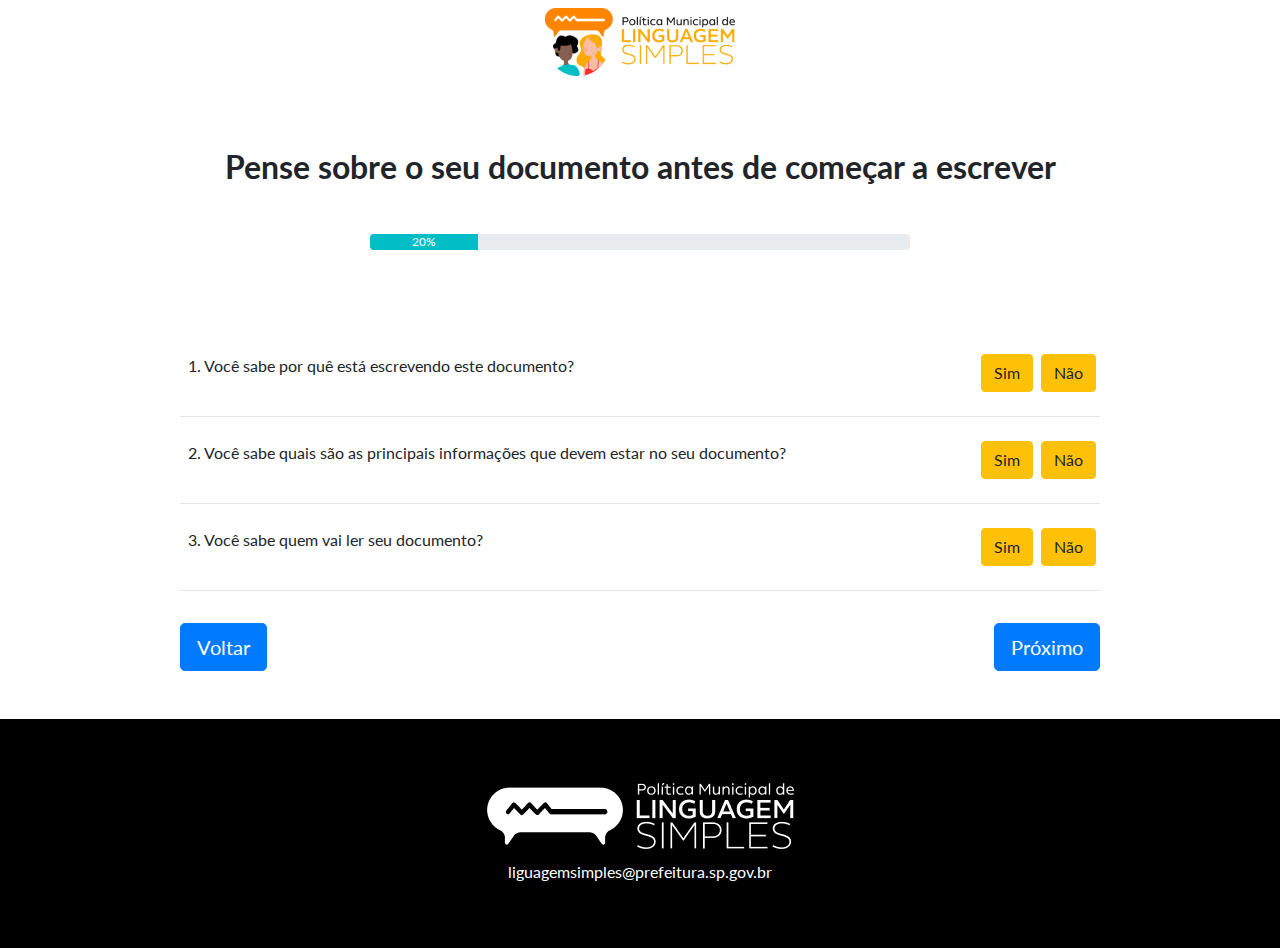
<file: index.html>
<!DOCTYPE html>
<html lang="en">

<head>

  <meta charset="utf-8">
  <meta name="viewport" content="width=device-width, initial-scale=1, shrink-to-fit=no">
  <meta name="description" content="">
  <meta name="author" content="">

  <title>Landing Page - Start Bootstrap Theme</title>

  <!-- Bootstrap core CSS -->
  <link href="vendor/bootstrap/css/bootstrap.min.css" rel="stylesheet">

  <!-- Custom fonts for this template -->
  <link href="vendor/fontawesome-free/css/all.min.css" rel="stylesheet">
  <link href="vendor/simple-line-icons/css/simple-line-icons.css" rel="stylesheet" type="text/css">
  <link href="https://fonts.googleapis.com/css?family=Lato:300,400,700,300italic,400italic,700italic" rel="stylesheet" type="text/css">

  <!-- Custom styles for this template -->
  <link href="css/landing-page.min.css" rel="stylesheet">

</head>

<body>

  <!-- Navigation -->
  <nav class="navbar navbar-light static-top">
    <div class="container">
      <img src="img/logo_menu.png" class="mx-auto d-block" alt=""> 
    </div>
  </nav>

  <!-- Título + Barra de progresso -->
  <div class="jumbotron bg-white">
    <div class="row">
  <div class="col-xl-9 mx-auto">
      <h2 class="mb-5 text-center">Pense sobre o seu documento antes de começar a escrever</h2>
    </div>
  </div>

  <!-- Progress Bar -->
  <div class="container">
      <div class="row">
      <div class="col-3"></div> 
      <div class="col-6">
      <div class="col-3"></div> 
        <div class="progress">
          <div class="progress-bar" role="progressbar" style="width: 20%;background-color: #00BDC6" aria-valuenow="20" aria-valuemin="0" aria-valuemax="100">20%</div>
        </div>
      </div>
      </div>
    </div>

  </div> 

  <!-- Questionário -->
  <div class="container">
    <div class="row">
      
      <!--Primeira pergunta -->
      <div class="col-10 mx-auto">
          <div class="d-flex">
              <div class="mr-auto p-2">1. Você sabe por quê está escrevendo este documento?</div>
              <div class="p-0">
                  <button type="button" class="m-1 my-2 btn btn-warning" data-toggle="collapse"  href="#quest1sim" aria-expand="false" aria-controls="quest1sim">Sim</button>
              </div>
              <div class="p-0">
                  <button type="button" class="m-1 my-2 btn btn-warning" data-toggle="collapse" href="#quest1nao" aria-expand="false" aria-controls="quest1nao">Não</button>
              </div>
            </div>
            <div id="quest1">
              <div class="collapse" id="quest1sim" data-parent="#quest1">
                  <div class="card card-body alert-success">
                    Tenha sempre em mente os motivos que te levaram a escrever esse documento e seus objetivos.
                    Isso vai te ajudar na hora de escrever e revisar o documento.                    
                  </div>
              </div>
              <div class="collapse" id="quest1nao" data-parent="#quest1">
                  <div class="card card-body alert-danger">
                    Oportunidade para melhorar:

                    Faça uma lista com os motivos que te levaram a escrever o documento e os objetivos que quer alcançar com ele.                                          
                  </div>
              </div>
          </div>
            
            <hr>
      </div>

      <!-- Segunda Pergunta -->
      <div class="col-10 mx-auto">
          <div class="d-flex">
              <div class="mr-auto p-2">2. Você sabe quais são as principais informações que devem estar no seu documento?</div>
              <div class="p-0">
                  <button type="button" class="m-1 my-2 btn btn-warning" data-toggle="collapse"  href="#quest2sim" aria-expand="false" aria-controls="quest2sim">Sim</button>
              </div>
              <div class="p-0">
                  <button type="button" class="m-1 my-2 btn btn-warning" data-toggle="collapse" href="#quest2nao" aria-expand="false" aria-controls="quest2nao">Não</button>
              </div>
            </div>
            <div id="quest2">
              <div class="collapse" id="quest2sim" data-parent="#quest2">
                  <div class="card card-body alert-success">
                    Ótimo.

                    Saiba quais são as informações mais importantes do seu documento e destaque  o conteúdo.                     
                  </div>
              </div>
              <div class="collapse" id="quest2nao" data-parent="#quest2">
                  <div class="card card-body alert-danger">
                    Oportunidade para melhorar:

                    Faça uma lista e priorize as informações que precisam estar no seu documento.
                    
                    Releia o texto e garanta que todos os itens acima estão presentes no seu documento                                          
                  </div>
              </div>
          </div>
            
            <hr>
      </div>
 
      <!-- Terceira Pergunta -->
      <div class="col-10 mx-auto">
          <div class="d-flex">
              <div class="mr-auto p-2">3. Você sabe quem vai ler seu documento?</div>
              <div class="p-0">
                  <button type="button" class="m-1 my-2 btn btn-warning" data-toggle="collapse"  href="#quest3sim" aria-expand="false" aria-controls="quest3sim">Sim</button>
              </div>
              <div class="p-0">
                  <button type="button" class="m-1 my-2 btn btn-warning" data-toggle="collapse" href="#quest3nao" aria-expand="false" aria-controls="quest3nao">Não</button>
              </div>
            </div>
            <div id="quest3">
              <div class="collapse teste1" id="quest3sim" data-parent="#quest3">
                  <div class="card card-body alert-success">
                    Ótimo.

                    Saiba quem é o seu público-alvo para você poder adaptar o conteúdo do seu documento para ele(a) entender                     
                  </div>
              </div>
              <div class="collapse teste2" id="quest3nao" data-parent="#quest3">
                  <div class="card card-body alert-danger">
                    Oportunidade para melhorar:

                    Liste todos(as) os(as) possíveis leitores(as) do seu documento.
                    
                    Se coloque no lugar do seu público-alvo e veja se o conteúdo e o texto estão adequados.                                          
                  </div>
              </div>
          </div>
            
            <hr>
      </div>
      
      <!-- Botões voltar e próximo-->
      <div class="col-10 mx-auto mt-3 mb-5">
        <div class="d-flex">
          <div class="mr-auto">
            <button type="button" class="btn btn-primary btn-lg" >Voltar</button>
          </div>
          <div>
            <button type="button" class="btn btn-primary btn-lg" onclick="location.href= 'https://marcusnmoreira.github.io/marcusnmoreira/pagina2.html'">Próximo</button>
          </div>
        </div>
      </div>

    </div>
  </div>



  <!-- Footer -->
  <footer class="footer" style="background-color: black">
    <div class="container">
      <div class="row mx-auto">
        <div class="col-lg-6 h-100 text-center text-lg-left my-auto mx-auto">
          <img src="img/logo_rodape.png" class="mx-auto d-block" alt="">
          <p class="text-white text-center mb-lg-0">liguagemsimples@prefeitura.sp.gov.br</p>
        </div>
        
      </div>
    </div>
  </footer>

  <!-- Bootstrap core JavaScript -->
  <script src="vendor/jquery/jquery.min.js"></script>
  <script src="vendor/bootstrap/js/bootstrap.bundle.min.js"></script>

</body>

</html>
</file>
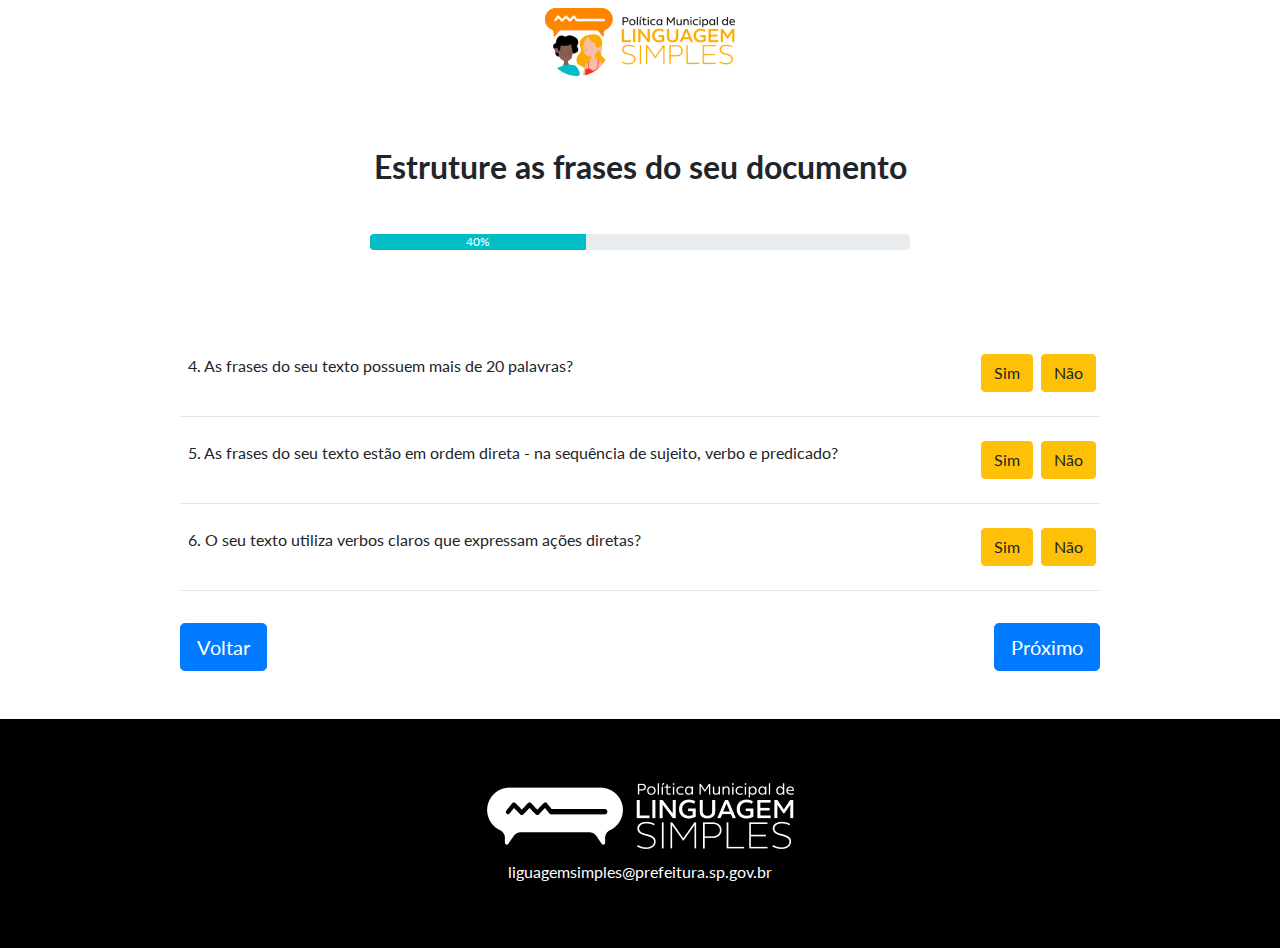
<file: pagina2.html>
<!DOCTYPE html>
<html lang="en">

<head>

  <meta charset="utf-8">
  <meta name="viewport" content="width=device-width, initial-scale=1, shrink-to-fit=no">
  <meta name="description" content="">
  <meta name="author" content="">

  <title>Landing Page - Start Bootstrap Theme</title>

  <!-- Bootstrap core CSS -->
  <link href="vendor/bootstrap/css/bootstrap.min.css" rel="stylesheet">

  <!-- Custom fonts for this template -->
  <link href="vendor/fontawesome-free/css/all.min.css" rel="stylesheet">
  <link href="vendor/simple-line-icons/css/simple-line-icons.css" rel="stylesheet" type="text/css">
  <link href="https://fonts.googleapis.com/css?family=Lato:300,400,700,300italic,400italic,700italic" rel="stylesheet" type="text/css">

  <!-- Custom styles for this template -->
  <link href="css/landing-page.min.css" rel="stylesheet">

</head>

<body>

  <!-- Navigation -->
  <nav class="navbar navbar-light static-top">
    <div class="container">
      <img src="img/logo_menu.png" class="mx-auto d-block" alt=""> 
    </div>
  </nav>

  <!-- Título + Barra de progresso -->
  <div class="jumbotron bg-white">
    <div class="row">
  <div class="col-xl-9 mx-auto">
      <h2 class="mb-5 text-center">Estruture as frases do seu documento</h2>
    </div>
  </div>

  <!-- Progress Bar -->
  <div class="container">
      <div class="row">
      <div class="col-3"></div> 
      <div class="col-6">
      <div class="col-3"></div> 
        <div class="progress">
          <div class="progress-bar" role="progressbar" style="width: 40%;background-color: #00BDC6" aria-valuenow="40" aria-valuemin="0" aria-valuemax="100">40%</div>
        </div>
      </div>
      </div>
    </div>

  </div> 

  <!-- Questionário -->
  <div class="container">
    <div class="row">
      
      <!--Primeira pergunta -->
      <div class="col-10 mx-auto">
          <div class="d-flex">
              <div class="mr-auto p-2">4. As frases do seu texto possuem mais de 20 palavras?</div>
              <div class="p-0">
                  <button type="button" class="m-1 my-2 btn btn-warning" data-toggle="collapse"  href="#quest1sim" aria-expand="false" aria-controls="quest1sim">Sim</button>
              </div>
              <div class="p-0">
                  <button type="button" class="m-1 my-2 btn btn-warning" data-toggle="collapse" href="#quest1nao" aria-expand="false" aria-controls="quest1nao">Não</button>
              </div>
            </div>
            <div id="quest1">
              <div class="collapse" id="quest1sim" data-parent="#quest1">
                  <div class="card card-body alert-danger">
                    Oportunidade para melhorar:
                    Tente reduzir o número de palavras.
                    Frases com menos de 20 palavras são mais fáceis de entender, pois a informação está mais direta.
                    Dica: Revise a pontuação do seu texto e procurei deixar uma ideia por frase.
                  </div>
              </div>
              <div class="collapse" id="quest1nao" data-parent="#quest1">
                  <div class="card card-body alert-success">
                    Ótimo.
                    Frases com menos de 20 palavras são mais fáceis de entender, pois a informação está mais direta.
                  </div>
              </div>
          </div>
            
            <hr>
      </div>

      <!-- Segunda Pergunta -->
      <div class="col-10 mx-auto">
          <div class="d-flex">
              <div class="mr-auto p-2">5. As frases do seu texto estão em ordem direta - na sequência de sujeito, verbo e predicado?</div>
              <div class="p-0">
                  <button type="button" class="m-1 my-2 btn btn-warning" data-toggle="collapse"  href="#quest2sim" aria-expand="false" aria-controls="quest2sim">Sim</button>
              </div>
              <div class="p-0">
                  <button type="button" class="m-1 my-2 btn btn-warning" data-toggle="collapse" href="#quest2nao" aria-expand="false" aria-controls="quest2nao">Não</button>
              </div>
            </div>
            <div id="quest2">
              <div class="collapse" id="quest2sim" data-parent="#quest2">
                  <div class="card card-body alert-success">
                    Ótimo. Frases em ordem direta são mais fáceis de entender, pois apresentam uma ordem lógica de informações e deixam claro os responsáveis pela ação.
                  </div>
              </div>
              <div class="collapse" id="quest2nao" data-parent="#quest2">
                  <div class="card card-body alert-danger">
                    Oportunidade para melhorar: Tente alterar a estrutura da frase. Exemplo - Substitua “Ontem, o parceiro escreveu o documento” por  “O parceiro escreveu o documento ontem”, colocando na ordem (sujeito, verbo, predicado). Frases em ordem direta são mais fáceis de entender, pois apresentam uma ordem lógica de informações  e deixam claro os responsáveis pela ação.                                          
                  </div>
              </div>
          </div>
            
            <hr>
      </div>
 
      <!-- Terceira Pergunta -->
      <div class="col-10 mx-auto">
          <div class="d-flex">
              <div class="mr-auto p-2">6. O seu texto utiliza verbos claros que expressam ações diretas?</div>
              <div class="p-0">
                  <button type="button" class="m-1 my-2 btn btn-warning" data-toggle="collapse"  href="#quest3sim" aria-expand="false" aria-controls="quest3sim">Sim</button>
              </div>
              <div class="p-0">
                  <button type="button" class="m-1 my-2 btn btn-warning" data-toggle="collapse" href="#quest3nao" aria-expand="false" aria-controls="quest3nao">Não</button>
              </div>
            </div>
            <div id="quest3">
              <div class="collapse teste1" id="quest3sim" data-parent="#quest3">
                  <div class="card card-body alert-success">
                    Ótimo. Verbos na ação direta deixam a ação que deve ser feita mais clara.

                  </div>
              </div>
              <div class="collapse teste2" id="quest3nao" data-parent="#quest3">
                  <div class="card card-body alert-danger">
                    Oportunidade para melhorar: Se a sua intenção é que o leitor faça alguma ação, substitua por um verbo de ação direta. Substitua “compartilhar” por “compartilhe”, e “divulgar” por “divulgue”. Verbos na ação direta deixam a ação que deve ser feita mais clara.
                  </div>
              </div>
          </div>
            
            <hr>
      </div>
      
      <!-- Botões voltar e próximo-->
      <div class="col-10 mx-auto mt-3 mb-5">
        <div class="d-flex">
          <div class="mr-auto">
            <button type="button" class="btn btn-primary btn-lg" onclick="location.href= 'https://marcusnmoreira.github.io/marcusnmoreira/'">Voltar</button>
          </div>
          <div>
            <button type="button" class="btn btn-primary btn-lg" onclick="location.href= 'https://marcusnmoreira.github.io/marcusnmoreira/pagina3.html'">Próximo</button>
          </div>
        </div>
      </div>

    </div>
  </div>



  <!-- Footer -->
  <footer class="footer" style="background-color: black">
    <div class="container">
      <div class="row mx-auto">
        <div class="col-lg-6 h-100 text-center text-lg-left my-auto mx-auto">
          <img src="img/logo_rodape.png" class="mx-auto d-block" alt="">
          <p class="text-white text-center mb-lg-0">liguagemsimples@prefeitura.sp.gov.br</p>
        </div>
        
      </div>
    </div>
  </footer>

  <!-- Bootstrap core JavaScript -->
  <script src="vendor/jquery/jquery.min.js"></script>
  <script src="vendor/bootstrap/js/bootstrap.bundle.min.js"></script>

</body>

</html>
</file>
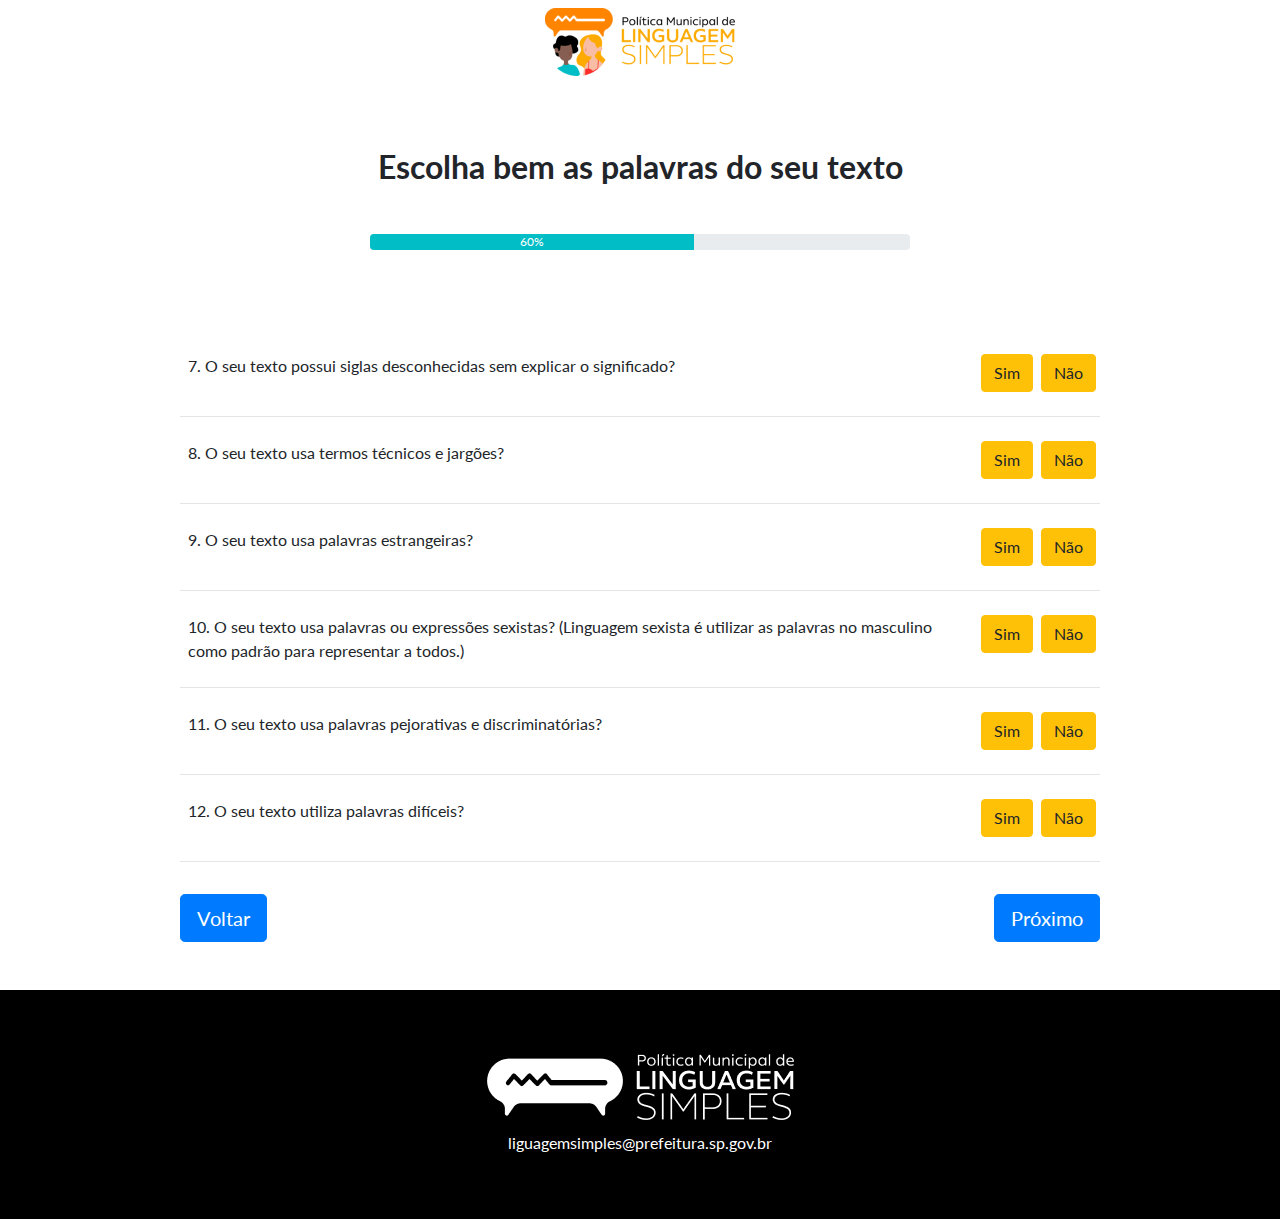
<file: pagina3.html>
<!DOCTYPE html>
<html lang="en">

<head>

  <meta charset="utf-8">
  <meta name="viewport" content="width=device-width, initial-scale=1, shrink-to-fit=no">
  <meta name="description" content="">
  <meta name="author" content="">

  <title>Landing Page - Start Bootstrap Theme</title>

  <!-- Bootstrap core CSS -->
  <link href="vendor/bootstrap/css/bootstrap.min.css" rel="stylesheet">

  <!-- Custom fonts for this template -->
  <link href="vendor/fontawesome-free/css/all.min.css" rel="stylesheet">
  <link href="vendor/simple-line-icons/css/simple-line-icons.css" rel="stylesheet" type="text/css">
  <link href="https://fonts.googleapis.com/css?family=Lato:300,400,700,300italic,400italic,700italic" rel="stylesheet" type="text/css">

  <!-- Custom styles for this template -->
  <link href="css/landing-page.min.css" rel="stylesheet">

</head>

<body>

  <!-- Navigation -->
  <nav class="navbar navbar-light static-top">
    <div class="container">
      <img src="img/logo_menu.png" class="mx-auto d-block" alt=""> 
    </div>
  </nav>

  <!-- Título + Barra de progresso -->
  <div class="jumbotron bg-white">
    <div class="row">
  <div class="col-xl-9 mx-auto">
      <h2 class="mb-5 text-center">Escolha bem as palavras do seu texto</h2>
    </div>
  </div>

  <!-- Progress Bar -->
  <div class="container">
      <div class="row">
      <div class="col-3"></div> 
      <div class="col-6">
      <div class="col-3"></div> 
        <div class="progress">
          <div class="progress-bar" role="progressbar" style="width: 60%;background-color: #00BDC6" aria-valuenow="60" aria-valuemin="0" aria-valuemax="100">60%</div>
        </div>
      </div>
      </div>
    </div>

  </div> 

  <!-- Questionário -->
  <div class="container">
    <div class="row">
      
      <!--Primeira pergunta -->
      <div class="col-10 mx-auto">
          <div class="d-flex">
              <div class="mr-auto p-2">7. O seu texto possui siglas desconhecidas sem explicar o significado?</div>
              <div class="p-0">
                  <button type="button" class="m-1 my-2 btn btn-warning" data-toggle="collapse"  href="#quest1sim" aria-expand="false" aria-controls="quest1sim">Sim</button>
              </div>
              <div class="p-0">
                  <button type="button" class="m-1 my-2 btn btn-warning" data-toggle="collapse" href="#quest1nao" aria-expand="false" aria-controls="quest1nao">Não</button>
              </div>
            </div>
            <div id="quest1">
              <div class="collapse" id="quest1sim" data-parent="#quest1">
                  <div class="card card-body alert-danger">
                    Oportunidade para melhorar:

                    Evite o uso de siglas desconhecidas. Se for muito necessário utilizá-las, sempre explique o significado na primeira vez que aparecer no texto.
                    Exemplo - “Prefeitura Municipal de São Paulo (PMSP)”.
                    Siglas desconhecidos dificultam o entendimento do seu texto.
                    Apesar de muito utilizadas nos órgãos públicos, a maior parte das pessoas não conhece o significado das siglas. Além disso, algumas siglas sofrem constante mudança. 

                  </div>
              </div>
              <div class="collapse" id="quest1nao" data-parent="#quest1">
                  <div class="card card-body alert-success">
                    Ótimo.

                    Siglas desconhecidos dificultam o entendimento do seu texto.
                    Apesar de muito utilizadas nos órgãos públicos, a maior parte das pessoas não conhece o significado das siglas. Além disso, algumas siglas sofrem constante mudança. 
                  </div>
              </div>
          </div>
            
            <hr>
      </div>

      <!-- Segunda Pergunta -->
      <div class="col-10 mx-auto">
          <div class="d-flex">
              <div class="mr-auto p-2">8. O seu texto usa termos técnicos e jargões?</div>
              <div class="p-0">
                  <button type="button" class="m-1 my-2 btn btn-warning" data-toggle="collapse"  href="#quest2sim" aria-expand="false" aria-controls="quest2sim">Sim</button>
              </div>
              <div class="p-0">
                  <button type="button" class="m-1 my-2 btn btn-warning" data-toggle="collapse" href="#quest2nao" aria-expand="false" aria-controls="quest2nao">Não</button>
              </div>
            </div>
            <div id="quest2">
              <div class="collapse" id="quest2sim" data-parent="#quest2">
                  <div class="card card-body alert-danger">
                    Oportunidade para melhorar: 

                    Substitua os jargões e termos técnicos por palavras conhecidas e mais fáceis. Caso seja muito necessário utilizá-los, explique o significado na primeira vez que aparecer no texto.
                    Exemplo - Troque palavras como munícipe e contribuinte por cidadã(o).
                    Apesar de muito comum entre especialistas, jargões e termos técnicos dificultam o entendimento do seu texto para a maioria das pessoas.

                  </div>
              </div>
              <div class="collapse" id="quest2nao" data-parent="#quest2">
                  <div class="card card-body alert-success">
                    Ótimo.
                    Apesar de muito comum entre especialistas, jargões e termos técnicos dificultam o entendimento do seu texto para a maioria das pessoas.
                  </div>
              </div>
          </div>
            
            <hr>
      </div>
 
      <!-- Terceira Pergunta -->
      <div class="col-10 mx-auto">
          <div class="d-flex">
              <div class="mr-auto p-2">9. O seu texto usa palavras estrangeiras?</div>
              <div class="p-0">
                  <button type="button" class="m-1 my-2 btn btn-warning" data-toggle="collapse"  href="#quest3sim" aria-expand="false" aria-controls="quest3sim">Sim</button>
              </div>
              <div class="p-0">
                  <button type="button" class="m-1 my-2 btn btn-warning" data-toggle="collapse" href="#quest3nao" aria-expand="false" aria-controls="quest3nao">Não</button>
              </div>
            </div>
            <div id="quest3">
              <div class="collapse teste1" id="quest3sim" data-parent="#quest3">
                  <div class="card card-body alert-danger">
                    Oportunidade para melhorar: 

                    Substitua por palavras em português.
                    Substitua “research” por “pesquisa” e “deadline” por “prazo”, “delivery” por “entrega”.

                    Nem todas as pessoas entendem outras línguas, por isso o uso de palavras estrangeiras pode dificultar o entendimento do texto.
                  </div>
              </div>
              <div class="collapse teste2" id="quest3nao" data-parent="#quest3">
                  <div class="card card-body alert-success">
                    Ótimo.

                    Nem todas as pessoas entendem outras línguas, por isso o uso de palavras estrangeiras pode dificultar o entendimento do texto.
                  </div>
              </div>
          </div>
            
            <hr>
      </div>

      <!-- Quarta Pergunta -->
      <div class="col-10 mx-auto">
          <div class="d-flex">
              <div class="mr-auto p-2">10. O seu texto usa palavras ou expressões sexistas?
                (Linguagem sexista é utilizar as palavras no masculino como padrão para representar a todos.)</div>
              <div class="p-0">
                  <button type="button" class="m-1 my-2 btn btn-warning" data-toggle="collapse"  href="#quest4sim" aria-expand="false" aria-controls="quest4sim">Sim</button>
              </div>
              <div class="p-0">
                  <button type="button" class="m-1 my-2 btn btn-warning" data-toggle="collapse" href="#quest4nao" aria-expand="false" aria-controls="quest4nao">Não</button>
              </div>
            </div>
            <div id="quest4">
              <div class="collapse" id="quest4sim" data-parent="#quest4">
                  <div class="card card-body alert-danger">
                    Oportunidade para melhorar:  

                    Utilize termos neutros ou sempre utilize as palavras nos dois gêneros. Adicione as flexões femininas das palavras.
                    Coloque a flexão “a(o) cidadã(o)”, em vez de colocar somente “o cidadão”,
                    O uso de palavras somente no masculino reafirma e torna comum a ideia de dominação do homem em relação à mulher. 
                  </div>
              </div>
              <div class="collapse" id="quest4nao" data-parent="#quest4">
                  <div class="card card-body alert-success">
                    Ótimo. 

                    O uso de palavras somente no masculino reafirma e torna comum a ideia de dominação do homem em relação à mulher. 
                  </div>
              </div>
          </div>
            
            <hr>
      </div>

      <!-- Quinta Pergunta -->
      <div class="col-10 mx-auto">
          <div class="d-flex">
              <div class="mr-auto p-2">11. O seu texto usa palavras pejorativas e discriminatórias?</div>
              <div class="p-0">
                  <button type="button" class="m-1 my-2 btn btn-warning" data-toggle="collapse"  href="#quest5sim" aria-expand="false" aria-controls="quest5sim">Sim</button>
              </div>
              <div class="p-0">
                  <button type="button" class="m-1 my-2 btn btn-warning" data-toggle="collapse" href="#quest5nao" aria-expand="false" aria-controls="quest5nao">Não</button>
              </div>
            </div>
            <div id="quest5">
              <div class="collapse" id="quest5sim" data-parent="#quest5">
                  <div class="card card-body alert-danger">
                    Oportunidade para melhorar: 

                    Substitua palavras que possam ofender ou discriminar por outros termos.
                    Exemplo: Substitua “denegrir a imagem” por “prejudicar a imagem”

                    A linguagem é o principal instrumento de suporte de ideias e por isso as palavras não devem reafirmar estereótipos e preconceitos.
                  </div>
              </div>
              <div class="collapse" id="quest5nao" data-parent="#quest5">
                  <div class="card card-body alert-success">
                    Ótimo. 
                    A linguagem é o principal instrumento de suporte de ideias e por isso as palavras não devem reafirmar estereótipos e preconceitos.
                  </div>
              </div>
          </div>
            
            <hr>
      </div>

      <!-- Sexta Pergunta -->
      <div class="col-10 mx-auto">
          <div class="d-flex">
              <div class="mr-auto p-2">12. O seu texto utiliza palavras difíceis?</div>
              <div class="p-0">
                  <button type="button" class="m-1 my-2 btn btn-warning" data-toggle="collapse"  href="#quest6sim" aria-expand="false" aria-controls="quest6sim">Sim</button>
              </div>
              <div class="p-0">
                  <button type="button" class="m-1 my-2 btn btn-warning" data-toggle="collapse" href="#quest6nao" aria-expand="false" aria-controls="quest6nao">Não</button>
              </div>
            </div>
            <div id="quest6">
              <div class="collapse" id="quest6sim" data-parent="#quest6">
                  <div class="card card-body alert-danger">
                    Oportunidade para melhorar:  

                    Substitua as palavras difíceis para o seu público alvo por palavras conhecidas.
                    Substitua “interlocução” por “comunicação”, “retificar” por “corrigir” Vai ser mais fácil entender as informações do seu documento. Você não precisa utilizar palavras difíceis só para sofisticar o texto, isso só dificulta o entendimento.

                  </div>
              </div>
              <div class="collapse" id="quest6nao" data-parent="#quest6">
                  <div class="card card-body alert-success">
                    Ótimo. 
                    Vai ser mais fácil entender as informações do seu documento. Você não precisa utilizar palavras difíceis só para sofisticar o texto, isso só dificulta o entendimento.
 
                  </div>
              </div>
          </div>
            
            <hr>
      </div>
      
      <!-- Botões voltar e próximo-->
      <div class="col-10 mx-auto mt-3 mb-5">
        <div class="d-flex">
          <div class="mr-auto">
            <button type="button" class="btn btn-primary btn-lg" onclick="location.href='https://marcusnmoreira.github.io/marcusnmoreira/pagina2.html'">Voltar</button>
          </div>
          <div>
            <button type="button" class="btn btn-primary btn-lg" onclick="location.href='https://marcusnmoreira.github.io/marcusnmoreira/pagina4.html'">Próximo</button>
          </div>
        </div>
      </div>

    </div>
  </div>



  <!-- Footer -->
  <footer class="footer" style="background-color: black">
    <div class="container">
      <div class="row mx-auto">
        <div class="col-lg-6 h-100 text-center text-lg-left my-auto mx-auto">
          <img src="img/logo_rodape.png" class="mx-auto d-block" alt="">
          <p class="text-white text-center mb-lg-0">liguagemsimples@prefeitura.sp.gov.br</p>
        </div>
        
      </div>
    </div>
  </footer>

  <!-- Bootstrap core JavaScript -->
  <script src="vendor/jquery/jquery.min.js"></script>
  <script src="vendor/bootstrap/js/bootstrap.bundle.min.js"></script>

</body>

</html>
</file>
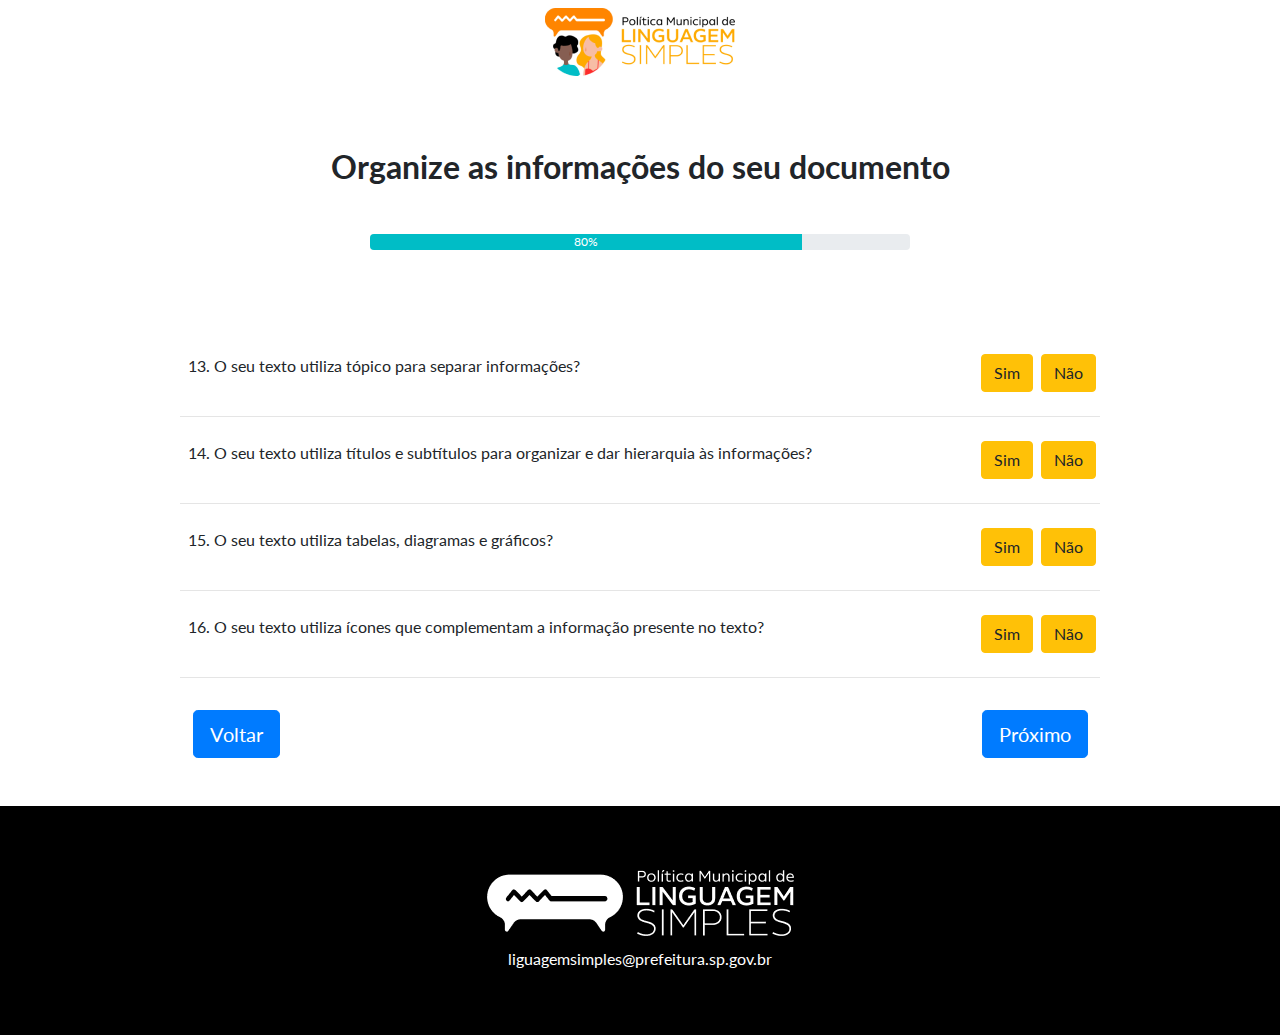
<file: pagina4.html>
<!DOCTYPE html>
<html lang="en">

<head>

  <meta charset="utf-8">
  <meta name="viewport" content="width=device-width, initial-scale=1, shrink-to-fit=no">
  <meta name="description" content="">
  <meta name="author" content="">

  <title>Landing Page - Start Bootstrap Theme</title>

  <!-- Bootstrap core CSS -->
  <link href="vendor/bootstrap/css/bootstrap.min.css" rel="stylesheet">

  <!-- Custom fonts for this template -->
  <link href="vendor/fontawesome-free/css/all.min.css" rel="stylesheet">
  <link href="vendor/simple-line-icons/css/simple-line-icons.css" rel="stylesheet" type="text/css">
  <link href="https://fonts.googleapis.com/css?family=Lato:300,400,700,300italic,400italic,700italic" rel="stylesheet" type="text/css">

  <!-- Custom styles for this template -->
  <link href="css/landing-page.min.css" rel="stylesheet">

</head>

<body>

  <!-- Navigation -->
  <nav class="navbar navbar-light static-top">
    <div class="container">
      <img src="img/logo_menu.png" class="mx-auto d-block" alt=""> 
    </div>
  </nav>

  <!-- Título + Barra de progresso -->
  <div class="jumbotron bg-white">
    <div class="row">
  <div class="col-xl-9 mx-auto">
      <h2 class="mb-5 text-center">Organize as informações do seu documento</h2>
    </div>
  </div>

  <!-- Progress Bar -->
  <div class="container">
      <div class="row">
      <div class="col-3"></div> 
      <div class="col-6">
      <div class="col-3"></div> 
        <div class="progress">
          <div class="progress-bar" role="progressbar" style="width: 80%;background-color: #00BDC6" aria-valuenow="80" aria-valuemin="0" aria-valuemax="100">80%</div>
        </div>
      </div>
      </div>
    </div>

  </div> 

  <!-- Questionário -->
  <div class="container">
    <div class="row">
      
      <!--Primeira pergunta -->
      <div class="col-10 mx-auto">
          <div class="d-flex">
              <div class="mr-auto p-2">13. O seu texto utiliza tópico para separar informações?</div>
              <div class="p-0">
                  <button type="button" class="m-1 my-2 btn btn-warning" data-toggle="collapse"  href="#quest1sim" aria-expand="false" aria-controls="quest1sim">Sim</button>
              </div>
              <div class="p-0">
                  <button type="button" class="m-1 my-2 btn btn-warning" data-toggle="collapse" href="#quest1nao" aria-expand="false" aria-controls="quest1nao">Não</button>
              </div>
            </div>
            <div id="quest1">
              <div class="collapse" id="quest1sim" data-parent="#quest1">
                  <div class="card card-body alert-success">
                    Ótimo.


                    O uso de tópicos facilita a leitura, pois as informações ficam mais diretas

                  </div>
              </div>
              <div class="collapse" id="quest1nao" data-parent="#quest1">
                  <div class="card card-body alert-danger">
                    Oportunidade para melhorar: 

                    Identifique informações que seria mais fácil entender por tópicos.
                    Exemplo: Ao citar etapas de um projeto, numere as etapas em formato de tópicos.


                    O uso de tópicos facilita a leitura, pois as informações ficam mais diretas.

                  </div>
              </div>
          </div>
            
            <hr>
      </div>

      <!-- Segunda Pergunta -->
      <div class="col-10 mx-auto">
          <div class="d-flex">
              <div class="mr-auto p-2">14. O seu texto utiliza títulos e subtítulos para organizar e dar hierarquia às informações?</div>
              <div class="p-0">
                  <button type="button" class="m-1 my-2 btn btn-warning" data-toggle="collapse"  href="#quest2sim" aria-expand="false" aria-controls="quest2sim">Sim</button>
              </div>
              <div class="p-0">
                  <button type="button" class="m-1 my-2 btn btn-warning" data-toggle="collapse" href="#quest2nao" aria-expand="false" aria-controls="quest2nao">Não</button>
              </div>
            </div>
            <div id="quest2">
              <div class="collapse" id="quest2sim" data-parent="#quest2">
                  <div class="card card-body alert-success">
                    Ótimo.

                    Organizar a informação é importante para a compreensão o texto. O uso de títulos e subtítulos orienta a leitura e deixa mais fácil encontrar as informações.

                  </div>
              </div>
              <div class="collapse" id="quest2nao" data-parent="#quest2">
                  <div class="card card-body alert-danger">
                    Oportunidade para melhorar: 

                    Organize a ordem das informações e crie título e subtítulos para separar o conteúdo do seu texto. 
                    Exemplo - Ao falar sobre a histório de um projeto, coloque no título “nome do projeto” e no subtítulo “Histórico do projeto”

                    Organizar a informação é importante para a compreensão o texto. O uso de títulos e subtítulos orienta a leitura e deixa mais fácil encontrar as informações. 

                  </div>
              </div>
          </div>
            
            <hr>
      </div>
 
      <!-- Terceira Pergunta -->
      <div class="col-10 mx-auto">
          <div class="d-flex">
              <div class="mr-auto p-2">15. O seu texto utiliza tabelas, diagramas e gráficos?</div>
              <div class="p-0">
                  <button type="button" class="m-1 my-2 btn btn-warning" data-toggle="collapse"  href="#quest3sim" aria-expand="false" aria-controls="quest3sim">Sim</button>
              </div>
              <div class="p-0">
                  <button type="button" class="m-1 my-2 btn btn-warning" data-toggle="collapse" href="#quest3nao" aria-expand="false" aria-controls="quest3nao">Não</button>
              </div>
            </div>
            <div id="quest3">
              <div class="collapse teste1" id="quest3sim" data-parent="#quest3">
                  <div class="card card-body alert-success">
                    Ótimo.

                    O uso de elementos visuais, como diagramas, tabelas e gráficos ajuda a explicar conteúdos ou ideias mais facilmente.

                  </div>
              </div>
              <div class="collapse teste2" id="quest3nao" data-parent="#quest3">
                  <div class="card card-body alert-danger">
                    Oportunidade para melhorar: 

                    Identifique informações que seria mais fácil entender elementos visuais. Adicione diagramas, tabelas e gráficos no seu documento.
                    O uso de elementos visuais, como diagramas, tabelas e gráficos ajuda a explicar conteúdos ou ideias mais facilmente.

                  </div>
              </div>
          </div>
            
            <hr>
      </div>
 
      <!-- Quarta Pergunta -->
      <div class="col-10 mx-auto">
        <div class="d-flex">
            <div class="mr-auto p-2">16. O seu texto utiliza ícones que complementam a informação presente no texto?</div>
            <div class="p-0">
                <button type="button" class="m-1 my-2 btn btn-warning" data-toggle="collapse"  href="#quest4sim" aria-expand="false" aria-controls="quest4sim">Sim</button>
            </div>
            <div class="p-0">
                <button type="button" class="m-1 my-2 btn btn-warning" data-toggle="collapse" href="#quest4nao" aria-expand="false" aria-controls="quest4nao">Não</button>
            </div>
          </div>
          <div id="quest4">
            <div class="collapse teste1" id="quest4sim" data-parent="#quest4">
                <div class="card card-body alert-success">
                  Ótimo.

                  O uso de ícones e imagens é um ótimo jeito de complementar e deixar mais fácil  o conteúdo de uma frase ou parágrafo.

                </div>
            </div>
            <div class="collapse teste2" id="quest4nao" data-parent="#quest4">
                <div class="card card-body alert-danger">
                  Oportunidade para melhorar: 

                  Adicione ícones e imagens no seu documento.
                  Exemplo - Ao falar do orçamento de um projeto,  você pode colocar um ícone de moeda ou dinheiro. 

                  O uso de ícones e imagens é um ótimo jeito de complementar e deixar mais fácil  o conteúdo de uma frase ou parágrafo.

                </div>
            </div>
        </div>
          
          <hr>
    </div>
      
      </div>
      
      <!-- Botões voltar e próximo-->
      <div class="col-10 mx-auto mt-3 mb-5">
        <div class="d-flex">
          <div class="mr-auto">
            <button type="button" class="btn btn-primary btn-lg" onclick="location.href='https://marcusnmoreira.github.io/marcusnmoreira/pagina3.html'">Voltar</button>
          </div>
          <div>
            <button type="button" class="btn btn-primary btn-lg" onclick="location.href='https://marcusnmoreira.github.io/marcusnmoreira/pagina6.html'">Próximo</button>
          </div>
        </div>
      </div>

    </div>



  <!-- Footer -->
  <footer class="footer" style="background-color: black">
    <div class="container">
      <div class="row mx-auto">
        <div class="col-lg-6 h-100 text-center text-lg-left my-auto mx-auto">
          <img src="img/logo_rodape.png" class="mx-auto d-block" alt="">
          <p class="text-white text-center mb-lg-0">liguagemsimples@prefeitura.sp.gov.br</p>
        </div>
        
      </div>
    </div>
  </footer>

  <!-- Bootstrap core JavaScript -->
  <script src="vendor/jquery/jquery.min.js"></script>
  <script src="vendor/bootstrap/js/bootstrap.bundle.min.js"></script>

</body>

</html>
</file>
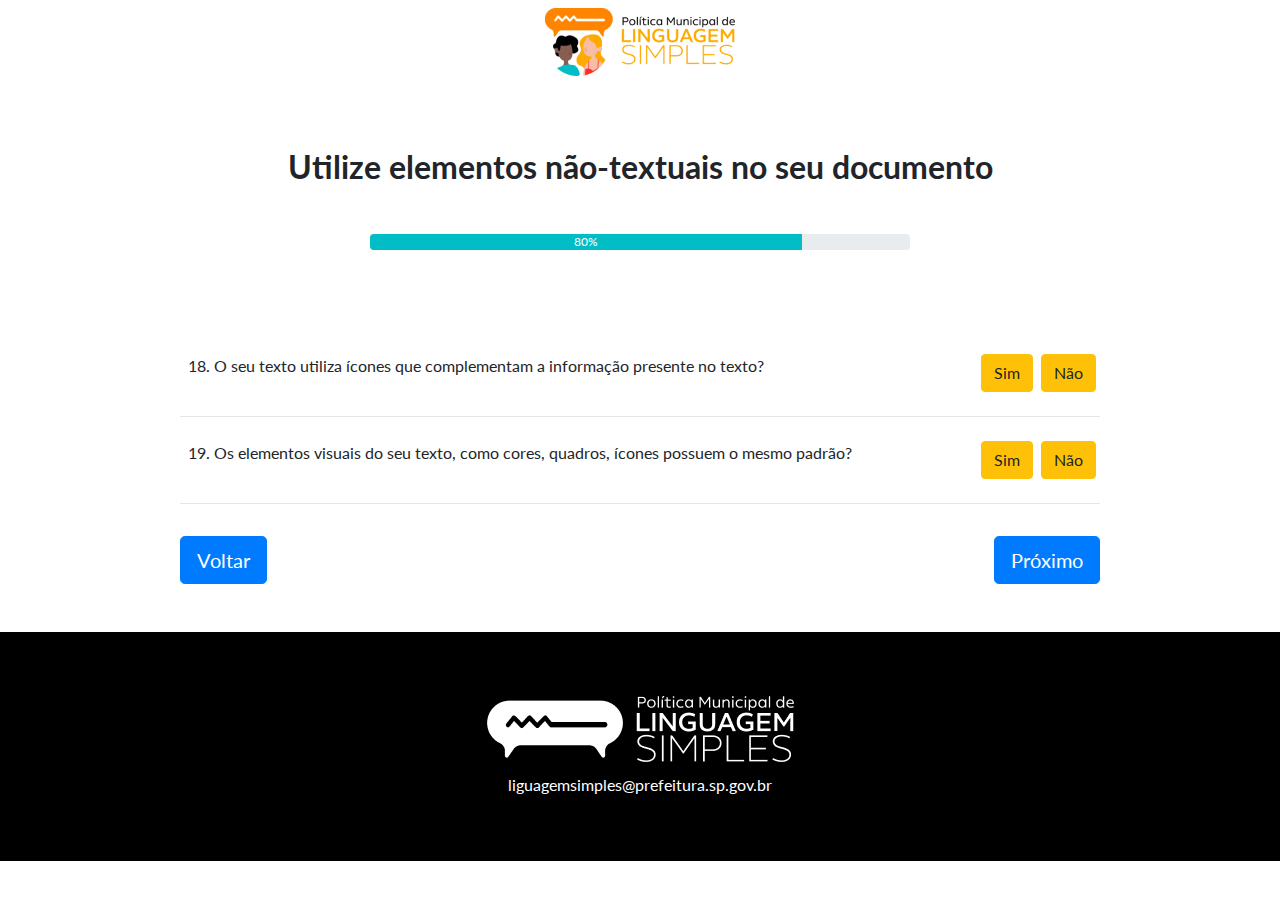
<file: pagina5.html>
<!DOCTYPE html>
<html lang="en">

<head>

  <meta charset="utf-8">
  <meta name="viewport" content="width=device-width, initial-scale=1, shrink-to-fit=no">
  <meta name="description" content="">
  <meta name="author" content="">

  <title>Landing Page - Start Bootstrap Theme</title>

  <!-- Bootstrap core CSS -->
  <link href="vendor/bootstrap/css/bootstrap.min.css" rel="stylesheet">

  <!-- Custom fonts for this template -->
  <link href="vendor/fontawesome-free/css/all.min.css" rel="stylesheet">
  <link href="vendor/simple-line-icons/css/simple-line-icons.css" rel="stylesheet" type="text/css">
  <link href="https://fonts.googleapis.com/css?family=Lato:300,400,700,300italic,400italic,700italic" rel="stylesheet" type="text/css">

  <!-- Custom styles for this template -->
  <link href="css/landing-page.min.css" rel="stylesheet">

</head>

<body>

  <!-- Navigation -->
  <nav class="navbar navbar-light static-top">
    <div class="container">
      <img src="img/logo_menu.png" class="mx-auto d-block" alt=""> 
    </div>
  </nav>

  <!-- Título + Barra de progresso -->
  <div class="jumbotron bg-white">
    <div class="row">
  <div class="col-xl-9 mx-auto">
      <h2 class="mb-5 text-center">Utilize elementos não-textuais no seu documento</h2>
    </div>
  </div>

  <!-- Progress Bar -->
  <div class="container">
      <div class="row">
      <div class="col-3"></div> 
      <div class="col-6">
      <div class="col-3"></div> 
        <div class="progress">
          <div class="progress-bar" role="progressbar" style="width: 80%;background-color: #00BDC6" aria-valuenow="80" aria-valuemin="0" aria-valuemax="100">80%</div>
        </div>
      </div>
      </div>
    </div>

  </div> 

  <!-- Questionário -->
  <div class="container">
    <div class="row">
      
      <!--Primeira pergunta -->
      <div class="col-10 mx-auto">
          <div class="d-flex">
              <div class="mr-auto p-2">18. O seu texto utiliza ícones que complementam a informação presente no texto?</div>
              <div class="p-0">
                  <button type="button" class="m-1 my-2 btn btn-warning" data-toggle="collapse"  href="#quest1sim" aria-expand="false" aria-controls="quest1sim">Sim</button>
              </div>
              <div class="p-0">
                  <button type="button" class="m-1 my-2 btn btn-warning" data-toggle="collapse" href="#quest1nao" aria-expand="false" aria-controls="quest1nao">Não</button>
              </div>
            </div>
            <div id="quest1">
              <div class="collapse" id="quest1sim" data-parent="#quest1">
                  <div class="card card-body">
                    Usar ícones e imagens é um ótimo jeito de complementar e deixar mais fácil  o conteúdo de uma frase ou parágrafo.
                  </div>
              </div>
              <div class="collapse" id="quest1nao" data-parent="#quest1">
                  <div class="card card-body">
                    Adicione ícones e imagens no seu documento.
                    Exemplo - Ao falar do orçamento de um projeto,  você pode colocar um ícone de moeda ou dinheiro. 
                    O uso de ícones e imagens é um ótimo jeito de complementar e deixar mais fácil  o conteúdo de uma frase ou parágrafo.
                  </div>
              </div>
          </div>
            
            <hr>
      </div>

      <!-- Segunda Pergunta -->
      <div class="col-10 mx-auto">
          <div class="d-flex">
              <div class="mr-auto p-2">19. Os elementos visuais do seu texto, como cores, quadros, ícones possuem o mesmo padrão?</div>
              <div class="p-0">
                  <button type="button" class="m-1 my-2 btn btn-warning" data-toggle="collapse"  href="#quest2sim" aria-expand="false" aria-controls="quest2sim">Sim</button>
              </div>
              <div class="p-0">
                  <button type="button" class="m-1 my-2 btn btn-warning" data-toggle="collapse" href="#quest2nao" aria-expand="false" aria-controls="quest2nao">Não</button>
              </div>
            </div>
            <div id="quest2">
              <div class="collapse" id="quest2sim" data-parent="#quest2">
                  <div class="card card-body">
                    Elementos visuais muito diferentes cansam e deixam a leitura confusa. Manter a mesma identidade visual durante todo o documento facilita o entendimento pelo leitor.
                  </div>
              </div>
              <div class="collapse" id="quest2nao" data-parent="#quest2">
                  <div class="card card-body">
                    Identifique recursos visuais que destacam as informações do seu texto e utilize o mesmo padrão.
                    Elementos visuais muito diferentes cansam e deixam a leitura confusa. Manter a mesma identidade visual durante todo o documento facilita o entendimento pelo leitor.
                  </div>
              </div>
          </div>
            
            <hr>
      </div>
      
      <!-- Botões voltar e próximo-->
      <div class="col-10 mx-auto mt-3 mb-5">
        <div class="d-flex">
          <div class="mr-auto">
            <button type="button" class="btn btn-primary btn-lg" onclick="location.href='https://marcusnmoreira.github.io/marcusnmoreira/pagina4.html'">Voltar</button>
          </div>
          <div>
            <button type="button" class="btn btn-primary btn-lg" onclick="location.href='https://marcusnmoreira.github.io/marcusnmoreira/pagina6.html'">Próximo</button>
          </div>
        </div>
      </div>

    </div>
  </div>



  <!-- Footer -->
  <footer class="footer" style="background-color: black">
    <div class="container">
      <div class="row mx-auto">
        <div class="col-lg-6 h-100 text-center text-lg-left my-auto mx-auto">
          <img src="img/logo_rodape.png" class="mx-auto d-block" alt="">
          <p class="text-white text-center mb-lg-0">liguagemsimples@prefeitura.sp.gov.br</p>
        </div>
        
      </div>
    </div>
  </footer>

  <!-- Bootstrap core JavaScript -->
  <script src="vendor/jquery/jquery.min.js"></script>
  <script src="vendor/bootstrap/js/bootstrap.bundle.min.js"></script>

</body>

</html>
</file>
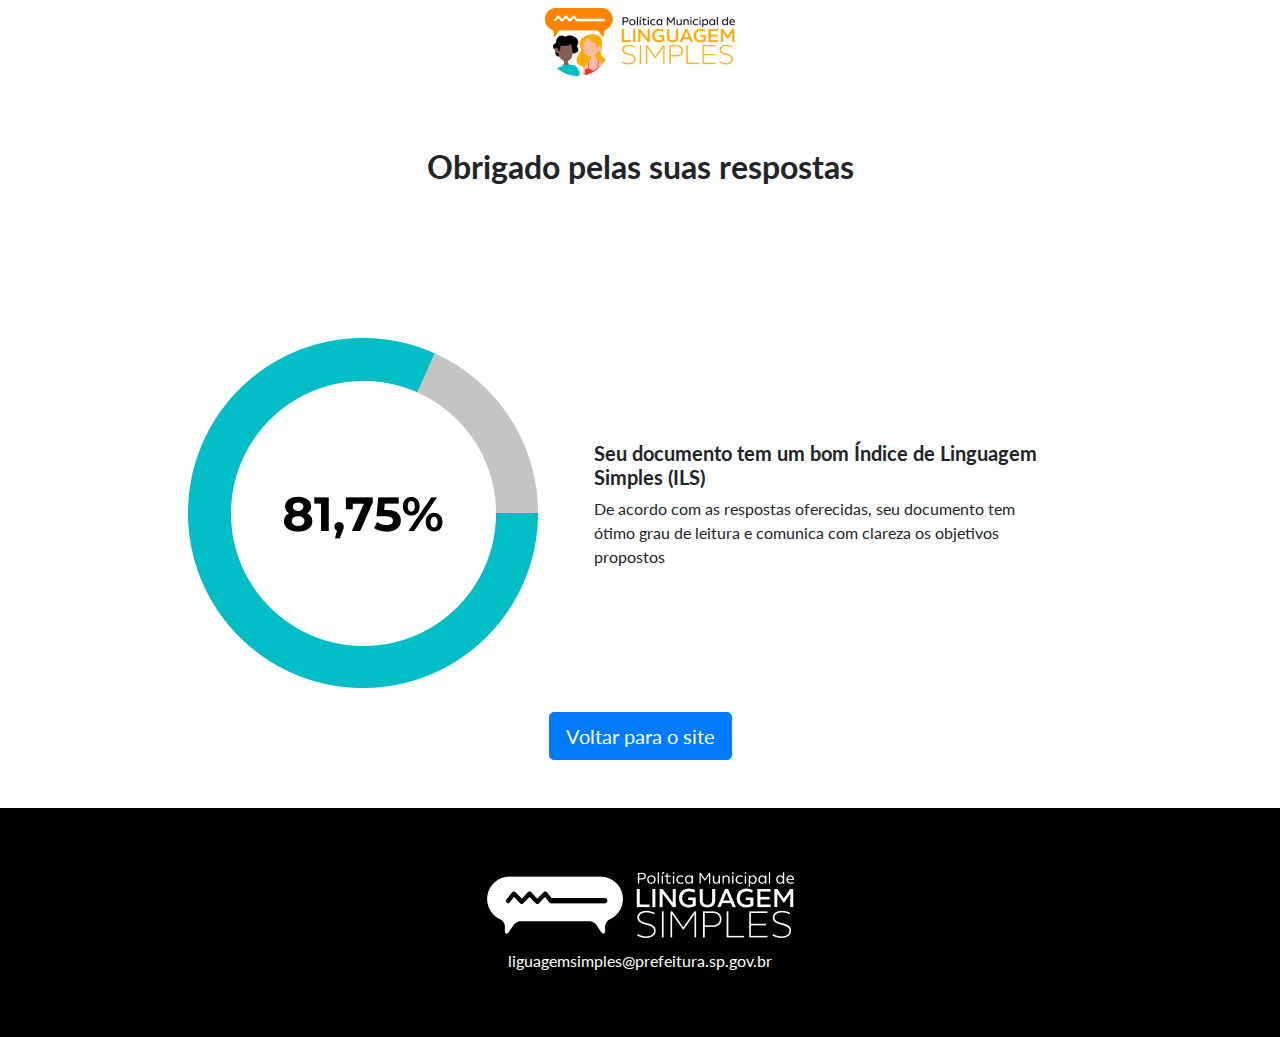
<file: pagina6.html>
<!DOCTYPE html>
<html lang="en">

<head>

  <meta charset="utf-8">
  <meta name="viewport" content="width=device-width, initial-scale=1, shrink-to-fit=no">
  <meta name="description" content="">
  <meta name="author" content="">

  <title>Landing Page - Start Bootstrap Theme</title>

  <!-- Bootstrap core CSS -->
  <link href="vendor/bootstrap/css/bootstrap.min.css" rel="stylesheet">

  <!-- Custom fonts for this template -->
  <link href="vendor/fontawesome-free/css/all.min.css" rel="stylesheet">
  <link href="vendor/simple-line-icons/css/simple-line-icons.css" rel="stylesheet" type="text/css">
  <link href="https://fonts.googleapis.com/css?family=Lato:300,400,700,300italic,400italic,700italic" rel="stylesheet" type="text/css">

  <!-- Custom styles for this template -->
  <link href="css/landing-page.min.css" rel="stylesheet">

</head>

<body>

  <!-- Navigation -->
  <nav class="navbar navbar-light static-top">
    <div class="container">
      <img src="img/logo_menu.png" class="mx-auto d-block" alt=""> 
    </div>
  </nav>

  <!-- Título + Barra de progresso -->
  <div class="jumbotron bg-white">
    <div class="row">
  <div class="col-xl-9 mx-auto">
      <h2 class="mb-5 text-center">Obrigado pelas suas respostas</h2>
    </div>
  </div>

  </div> 

  <!-- Questionário -->
  <div class="container">
    <div class="row">
      
      <!-- Seção resposta -->
      <div class="col-10 mx-auto">
          <div class="d-flex">
              <div class="mr-auto p-2">
                <img src="img/grafico.png" alt="">
              </div>
              <div class="px-5 my-auto">
                  <h5>Seu documento tem um bom Índice de Linguagem Simples (ILS)</h5>
                  <p>De acordo com as respostas oferecidas, seu documento tem ótimo grau de leitura e comunica com clareza os objetivos propostos</p>
              </div>
            </div>
      </div>
      
      <!-- Botões voltar e próximo-->
      <div class="col-10 mx-auto mt-3 mb-5">
        <div class="d-flex">
          <div class="mr-auto mx-auto">
            <button type="button" class="btn btn-primary btn-lg" onclick="location.href='http://www.linguagemsimples.prefeitura.sp.gov.br'">Voltar para o site</button>
          </div>
        </div>
      </div>

    </div>
  </div>



  <!-- Footer -->
  <footer class="footer" style="background-color: black">
    <div class="container">
      <div class="row mx-auto">
        <div class="col-lg-6 h-100 text-center text-lg-left my-auto mx-auto">
          <img src="img/logo_rodape.png" class="mx-auto d-block" alt="">
          <p class="text-white text-center mb-lg-0">liguagemsimples@prefeitura.sp.gov.br</p>
        </div>
        
      </div>
    </div>
  </footer>

  <!-- Bootstrap core JavaScript -->
  <script src="vendor/jquery/jquery.min.js"></script>
  <script src="vendor/bootstrap/js/bootstrap.bundle.min.js"></script>

</body>

</html>
</file>
<file: vendor/simple-line-icons/css/simple-line-icons.css>
@font-face {
  font-family: 'simple-line-icons';
  src: url('../fonts/Simple-Line-Icons.eot?v=2.4.0');
  src: url('../fonts/Simple-Line-Icons.eot?v=2.4.0#iefix') format('embedded-opentype'), url('../fonts/Simple-Line-Icons.woff2?v=2.4.0') format('woff2'), url('../fonts/Simple-Line-Icons.ttf?v=2.4.0') format('truetype'), url('../fonts/Simple-Line-Icons.woff?v=2.4.0') format('woff'), url('../fonts/Simple-Line-Icons.svg?v=2.4.0#simple-line-icons') format('svg');
  font-weight: normal;
  font-style: normal;
}
/*
 Use the following CSS code if you want to have a class per icon.
 Instead of a list of all class selectors, you can use the generic [class*="icon-"] selector, but it's slower:
*/
.icon-user,
.icon-people,
.icon-user-female,
.icon-user-follow,
.icon-user-following,
.icon-user-unfollow,
.icon-login,
.icon-logout,
.icon-emotsmile,
.icon-phone,
.icon-call-end,
.icon-call-in,
.icon-call-out,
.icon-map,
.icon-location-pin,
.icon-direction,
.icon-directions,
.icon-compass,
.icon-layers,
.icon-menu,
.icon-list,
.icon-options-vertical,
.icon-options,
.icon-arrow-down,
.icon-arrow-left,
.icon-arrow-right,
.icon-arrow-up,
.icon-arrow-up-circle,
.icon-arrow-left-circle,
.icon-arrow-right-circle,
.icon-arrow-down-circle,
.icon-check,
.icon-clock,
.icon-plus,
.icon-minus,
.icon-close,
.icon-event,
.icon-exclamation,
.icon-organization,
.icon-trophy,
.icon-screen-smartphone,
.icon-screen-desktop,
.icon-plane,
.icon-notebook,
.icon-mustache,
.icon-mouse,
.icon-magnet,
.icon-energy,
.icon-disc,
.icon-cursor,
.icon-cursor-move,
.icon-crop,
.icon-chemistry,
.icon-speedometer,
.icon-shield,
.icon-screen-tablet,
.icon-magic-wand,
.icon-hourglass,
.icon-graduation,
.icon-ghost,
.icon-game-controller,
.icon-fire,
.icon-eyeglass,
.icon-envelope-open,
.icon-envelope-letter,
.icon-bell,
.icon-badge,
.icon-anchor,
.icon-wallet,
.icon-vector,
.icon-speech,
.icon-puzzle,
.icon-printer,
.icon-present,
.icon-playlist,
.icon-pin,
.icon-picture,
.icon-handbag,
.icon-globe-alt,
.icon-globe,
.icon-folder-alt,
.icon-folder,
.icon-film,
.icon-feed,
.icon-drop,
.icon-drawer,
.icon-docs,
.icon-doc,
.icon-diamond,
.icon-cup,
.icon-calculator,
.icon-bubbles,
.icon-briefcase,
.icon-book-open,
.icon-basket-loaded,
.icon-basket,
.icon-bag,
.icon-action-undo,
.icon-action-redo,
.icon-wrench,
.icon-umbrella,
.icon-trash,
.icon-tag,
.icon-support,
.icon-frame,
.icon-size-fullscreen,
.icon-size-actual,
.icon-shuffle,
.icon-share-alt,
.icon-share,
.icon-rocket,
.icon-question,
.icon-pie-chart,
.icon-pencil,
.icon-note,
.icon-loop,
.icon-home,
.icon-grid,
.icon-graph,
.icon-microphone,
.icon-music-tone-alt,
.icon-music-tone,
.icon-earphones-alt,
.icon-earphones,
.icon-equalizer,
.icon-like,
.icon-dislike,
.icon-control-start,
.icon-control-rewind,
.icon-control-play,
.icon-control-pause,
.icon-control-forward,
.icon-control-end,
.icon-volume-1,
.icon-volume-2,
.icon-volume-off,
.icon-calendar,
.icon-bulb,
.icon-chart,
.icon-ban,
.icon-bubble,
.icon-camrecorder,
.icon-camera,
.icon-cloud-download,
.icon-cloud-upload,
.icon-envelope,
.icon-eye,
.icon-flag,
.icon-heart,
.icon-info,
.icon-key,
.icon-link,
.icon-lock,
.icon-lock-open,
.icon-magnifier,
.icon-magnifier-add,
.icon-magnifier-remove,
.icon-paper-clip,
.icon-paper-plane,
.icon-power,
.icon-refresh,
.icon-reload,
.icon-settings,
.icon-star,
.icon-symbol-female,
.icon-symbol-male,
.icon-target,
.icon-credit-card,
.icon-paypal,
.icon-social-tumblr,
.icon-social-twitter,
.icon-social-facebook,
.icon-social-instagram,
.icon-social-linkedin,
.icon-social-pinterest,
.icon-social-github,
.icon-social-google,
.icon-social-reddit,
.icon-social-skype,
.icon-social-dribbble,
.icon-social-behance,
.icon-social-foursqare,
.icon-social-soundcloud,
.icon-social-spotify,
.icon-social-stumbleupon,
.icon-social-youtube,
.icon-social-dropbox,
.icon-social-vkontakte,
.icon-social-steam {
  font-family: 'simple-line-icons';
  speak: none;
  font-style: normal;
  font-weight: normal;
  font-variant: normal;
  text-transform: none;
  line-height: 1;
  /* Better Font Rendering =========== */
  -webkit-font-smoothing: antialiased;
  -moz-osx-font-smoothing: grayscale;
}
.icon-user:before {
  content: "\e005";
}
.icon-people:before {
  content: "\e001";
}
.icon-user-female:before {
  content: "\e000";
}
.icon-user-follow:before {
  content: "\e002";
}
.icon-user-following:before {
  content: "\e003";
}
.icon-user-unfollow:before {
  content: "\e004";
}
.icon-login:before {
  content: "\e066";
}
.icon-logout:before {
  content: "\e065";
}
.icon-emotsmile:before {
  content: "\e021";
}
.icon-phone:before {
  content: "\e600";
}
.icon-call-end:before {
  content: "\e048";
}
.icon-call-in:before {
  content: "\e047";
}
.icon-call-out:before {
  content: "\e046";
}
.icon-map:before {
  content: "\e033";
}
.icon-location-pin:before {
  content: "\e096";
}
.icon-direction:before {
  content: "\e042";
}
.icon-directions:before {
  content: "\e041";
}
.icon-compass:before {
  content: "\e045";
}
.icon-layers:before {
  content: "\e034";
}
.icon-menu:before {
  content: "\e601";
}
.icon-list:before {
  content: "\e067";
}
.icon-options-vertical:before {
  content: "\e602";
}
.icon-options:before {
  content: "\e603";
}
.icon-arrow-down:before {
  content: "\e604";
}
.icon-arrow-left:before {
  content: "\e605";
}
.icon-arrow-right:before {
  content: "\e606";
}
.icon-arrow-up:before {
  content: "\e607";
}
.icon-arrow-up-circle:before {
  content: "\e078";
}
.icon-arrow-left-circle:before {
  content: "\e07a";
}
.icon-arrow-right-circle:before {
  content: "\e079";
}
.icon-arrow-down-circle:before {
  content: "\e07b";
}
.icon-check:before {
  content: "\e080";
}
.icon-clock:before {
  content: "\e081";
}
.icon-plus:before {
  content: "\e095";
}
.icon-minus:before {
  content: "\e615";
}
.icon-close:before {
  content: "\e082";
}
.icon-event:before {
  content: "\e619";
}
.icon-exclamation:before {
  content: "\e617";
}
.icon-organization:before {
  content: "\e616";
}
.icon-trophy:before {
  content: "\e006";
}
.icon-screen-smartphone:before {
  content: "\e010";
}
.icon-screen-desktop:before {
  content: "\e011";
}
.icon-plane:before {
  content: "\e012";
}
.icon-notebook:before {
  content: "\e013";
}
.icon-mustache:before {
  content: "\e014";
}
.icon-mouse:before {
  content: "\e015";
}
.icon-magnet:before {
  content: "\e016";
}
.icon-energy:before {
  content: "\e020";
}
.icon-disc:before {
  content: "\e022";
}
.icon-cursor:before {
  content: "\e06e";
}
.icon-cursor-move:before {
  content: "\e023";
}
.icon-crop:before {
  content: "\e024";
}
.icon-chemistry:before {
  content: "\e026";
}
.icon-speedometer:before {
  content: "\e007";
}
.icon-shield:before {
  content: "\e00e";
}
.icon-screen-tablet:before {
  content: "\e00f";
}
.icon-magic-wand:before {
  content: "\e017";
}
.icon-hourglass:before {
  content: "\e018";
}
.icon-graduation:before {
  content: "\e019";
}
.icon-ghost:before {
  content: "\e01a";
}
.icon-game-controller:before {
  content: "\e01b";
}
.icon-fire:before {
  content: "\e01c";
}
.icon-eyeglass:before {
  content: "\e01d";
}
.icon-envelope-open:before {
  content: "\e01e";
}
.icon-envelope-letter:before {
  content: "\e01f";
}
.icon-bell:before {
  content: "\e027";
}
.icon-badge:before {
  content: "\e028";
}
.icon-anchor:before {
  content: "\e029";
}
.icon-wallet:before {
  content: "\e02a";
}
.icon-vector:before {
  content: "\e02b";
}
.icon-speech:before {
  content: "\e02c";
}
.icon-puzzle:before {
  content: "\e02d";
}
.icon-printer:before {
  content: "\e02e";
}
.icon-present:before {
  content: "\e02f";
}
.icon-playlist:before {
  content: "\e030";
}
.icon-pin:before {
  content: "\e031";
}
.icon-picture:before {
  content: "\e032";
}
.icon-handbag:before {
  content: "\e035";
}
.icon-globe-alt:before {
  content: "\e036";
}
.icon-globe:before {
  content: "\e037";
}
.icon-folder-alt:before {
  content: "\e039";
}
.icon-folder:before {
  content: "\e089";
}
.icon-film:before {
  content: "\e03a";
}
.icon-feed:before {
  content: "\e03b";
}
.icon-drop:before {
  content: "\e03e";
}
.icon-drawer:before {
  content: "\e03f";
}
.icon-docs:before {
  content: "\e040";
}
.icon-doc:before {
  content: "\e085";
}
.icon-diamond:before {
  content: "\e043";
}
.icon-cup:before {
  content: "\e044";
}
.icon-calculator:before {
  content: "\e049";
}
.icon-bubbles:before {
  content: "\e04a";
}
.icon-briefcase:before {
  content: "\e04b";
}
.icon-book-open:before {
  content: "\e04c";
}
.icon-basket-loaded:before {
  content: "\e04d";
}
.icon-basket:before {
  content: "\e04e";
}
.icon-bag:before {
  content: "\e04f";
}
.icon-action-undo:before {
  content: "\e050";
}
.icon-action-redo:before {
  content: "\e051";
}
.icon-wrench:before {
  content: "\e052";
}
.icon-umbrella:before {
  content: "\e053";
}
.icon-trash:before {
  content: "\e054";
}
.icon-tag:before {
  content: "\e055";
}
.icon-support:before {
  content: "\e056";
}
.icon-frame:before {
  content: "\e038";
}
.icon-size-fullscreen:before {
  content: "\e057";
}
.icon-size-actual:before {
  content: "\e058";
}
.icon-shuffle:before {
  content: "\e059";
}
.icon-share-alt:before {
  content: "\e05a";
}
.icon-share:before {
  content: "\e05b";
}
.icon-rocket:before {
  content: "\e05c";
}
.icon-question:before {
  content: "\e05d";
}
.icon-pie-chart:before {
  content: "\e05e";
}
.icon-pencil:before {
  content: "\e05f";
}
.icon-note:before {
  content: "\e060";
}
.icon-loop:before {
  content: "\e064";
}
.icon-home:before {
  content: "\e069";
}
.icon-grid:before {
  content: "\e06a";
}
.icon-graph:before {
  content: "\e06b";
}
.icon-microphone:before {
  content: "\e063";
}
.icon-music-tone-alt:before {
  content: "\e061";
}
.icon-music-tone:before {
  content: "\e062";
}
.icon-earphones-alt:before {
  content: "\e03c";
}
.icon-earphones:before {
  content: "\e03d";
}
.icon-equalizer:before {
  content: "\e06c";
}
.icon-like:before {
  content: "\e068";
}
.icon-dislike:before {
  content: "\e06d";
}
.icon-control-start:before {
  content: "\e06f";
}
.icon-control-rewind:before {
  content: "\e070";
}
.icon-control-play:before {
  content: "\e071";
}
.icon-control-pause:before {
  content: "\e072";
}
.icon-control-forward:before {
  content: "\e073";
}
.icon-control-end:before {
  content: "\e074";
}
.icon-volume-1:before {
  content: "\e09f";
}
.icon-volume-2:before {
  content: "\e0a0";
}
.icon-volume-off:before {
  content: "\e0a1";
}
.icon-calendar:before {
  content: "\e075";
}
.icon-bulb:before {
  content: "\e076";
}
.icon-chart:before {
  content: "\e077";
}
.icon-ban:before {
  content: "\e07c";
}
.icon-bubble:before {
  content: "\e07d";
}
.icon-camrecorder:before {
  content: "\e07e";
}
.icon-camera:before {
  content: "\e07f";
}
.icon-cloud-download:before {
  content: "\e083";
}
.icon-cloud-upload:before {
  content: "\e084";
}
.icon-envelope:before {
  content: "\e086";
}
.icon-eye:before {
  content: "\e087";
}
.icon-flag:before {
  content: "\e088";
}
.icon-heart:before {
  content: "\e08a";
}
.icon-info:before {
  content: "\e08b";
}
.icon-key:before {
  content: "\e08c";
}
.icon-link:before {
  content: "\e08d";
}
.icon-lock:before {
  content: "\e08e";
}
.icon-lock-open:before {
  content: "\e08f";
}
.icon-magnifier:before {
  content: "\e090";
}
.icon-magnifier-add:before {
  content: "\e091";
}
.icon-magnifier-remove:before {
  content: "\e092";
}
.icon-paper-clip:before {
  content: "\e093";
}
.icon-paper-plane:before {
  content: "\e094";
}
.icon-power:before {
  content: "\e097";
}
.icon-refresh:before {
  content: "\e098";
}
.icon-reload:before {
  content: "\e099";
}
.icon-settings:before {
  content: "\e09a";
}
.icon-star:before {
  content: "\e09b";
}
.icon-symbol-female:before {
  content: "\e09c";
}
.icon-symbol-male:before {
  content: "\e09d";
}
.icon-target:before {
  content: "\e09e";
}
.icon-credit-card:before {
  content: "\e025";
}
.icon-paypal:before {
  content: "\e608";
}
.icon-social-tumblr:before {
  content: "\e00a";
}
.icon-social-twitter:before {
  content: "\e009";
}
.icon-social-facebook:before {
  content: "\e00b";
}
.icon-social-instagram:before {
  content: "\e609";
}
.icon-social-linkedin:before {
  content: "\e60a";
}
.icon-social-pinterest:before {
  content: "\e60b";
}
.icon-social-github:before {
  content: "\e60c";
}
.icon-social-google:before {
  content: "\e60d";
}
.icon-social-reddit:before {
  content: "\e60e";
}
.icon-social-skype:before {
  content: "\e60f";
}
.icon-social-dribbble:before {
  content: "\e00d";
}
.icon-social-behance:before {
  content: "\e610";
}
.icon-social-foursqare:before {
  content: "\e611";
}
.icon-social-soundcloud:before {
  content: "\e612";
}
.icon-social-spotify:before {
  content: "\e613";
}
.icon-social-stumbleupon:before {
  content: "\e614";
}
.icon-social-youtube:before {
  content: "\e008";
}
.icon-social-dropbox:before {
  content: "\e00c";
}
.icon-social-vkontakte:before {
  content: "\e618";
}
.icon-social-steam:before {
  content: "\e620";
}
</file>
<file: css/landing-page.min.css>
/*!
 * Start Bootstrap - Landing Page v5.0.6 (https://startbootstrap.com/template-overviews/landing-page)
 * Copyright 2013-2019 Start Bootstrap
 * Licensed under MIT (https://github.com/BlackrockDigital/startbootstrap-landing-page/blob/master/LICENSE)
 */body{font-family:Lato,'Helvetica Neue',Helvetica,Arial,sans-serif}h1,h2,h3,h4,h5,h6{font-family:Lato,'Helvetica Neue',Helvetica,Arial,sans-serif;font-weight:700}header.masthead{position:relative;background-color:#343a40;background:url(../img/bg-masthead.jpg) no-repeat center center;background-size:cover;padding-top:8rem;padding-bottom:8rem}header.masthead .overlay{position:absolute;background-color:#212529;height:100%;width:100%;top:0;left:0;opacity:.3}header.masthead h1{font-size:2rem}@media (min-width:768px){header.masthead{padding-top:12rem;padding-bottom:12rem}header.masthead h1{font-size:3rem}}.showcase .showcase-text{padding:3rem}.showcase .showcase-img{min-height:30rem;background-size:cover}@media (min-width:768px){.showcase .showcase-text{padding:7rem}}.features-icons{padding-top:7rem;padding-bottom:7rem}.features-icons .features-icons-item{max-width:20rem}.features-icons .features-icons-item .features-icons-icon{height:7rem}.features-icons .features-icons-item .features-icons-icon i{font-size:4.5rem}.features-icons .features-icons-item:hover .features-icons-icon i{font-size:5rem}.testimonials{padding-top:7rem;padding-bottom:7rem}.testimonials .testimonial-item{max-width:18rem}.testimonials .testimonial-item img{max-width:12rem;-webkit-box-shadow:0 5px 5px 0 #adb5bd;box-shadow:0 5px 5px 0 #adb5bd}.call-to-action{position:relative;background-color:#343a40;background:url(../img/bg-masthead.jpg) no-repeat center center;background-size:cover;padding-top:7rem;padding-bottom:7rem}.call-to-action .overlay{position:absolute;background-color:#212529;height:100%;width:100%;top:0;left:0;opacity:.3}footer.footer{padding-top:4rem;padding-bottom:4rem}
</file>
